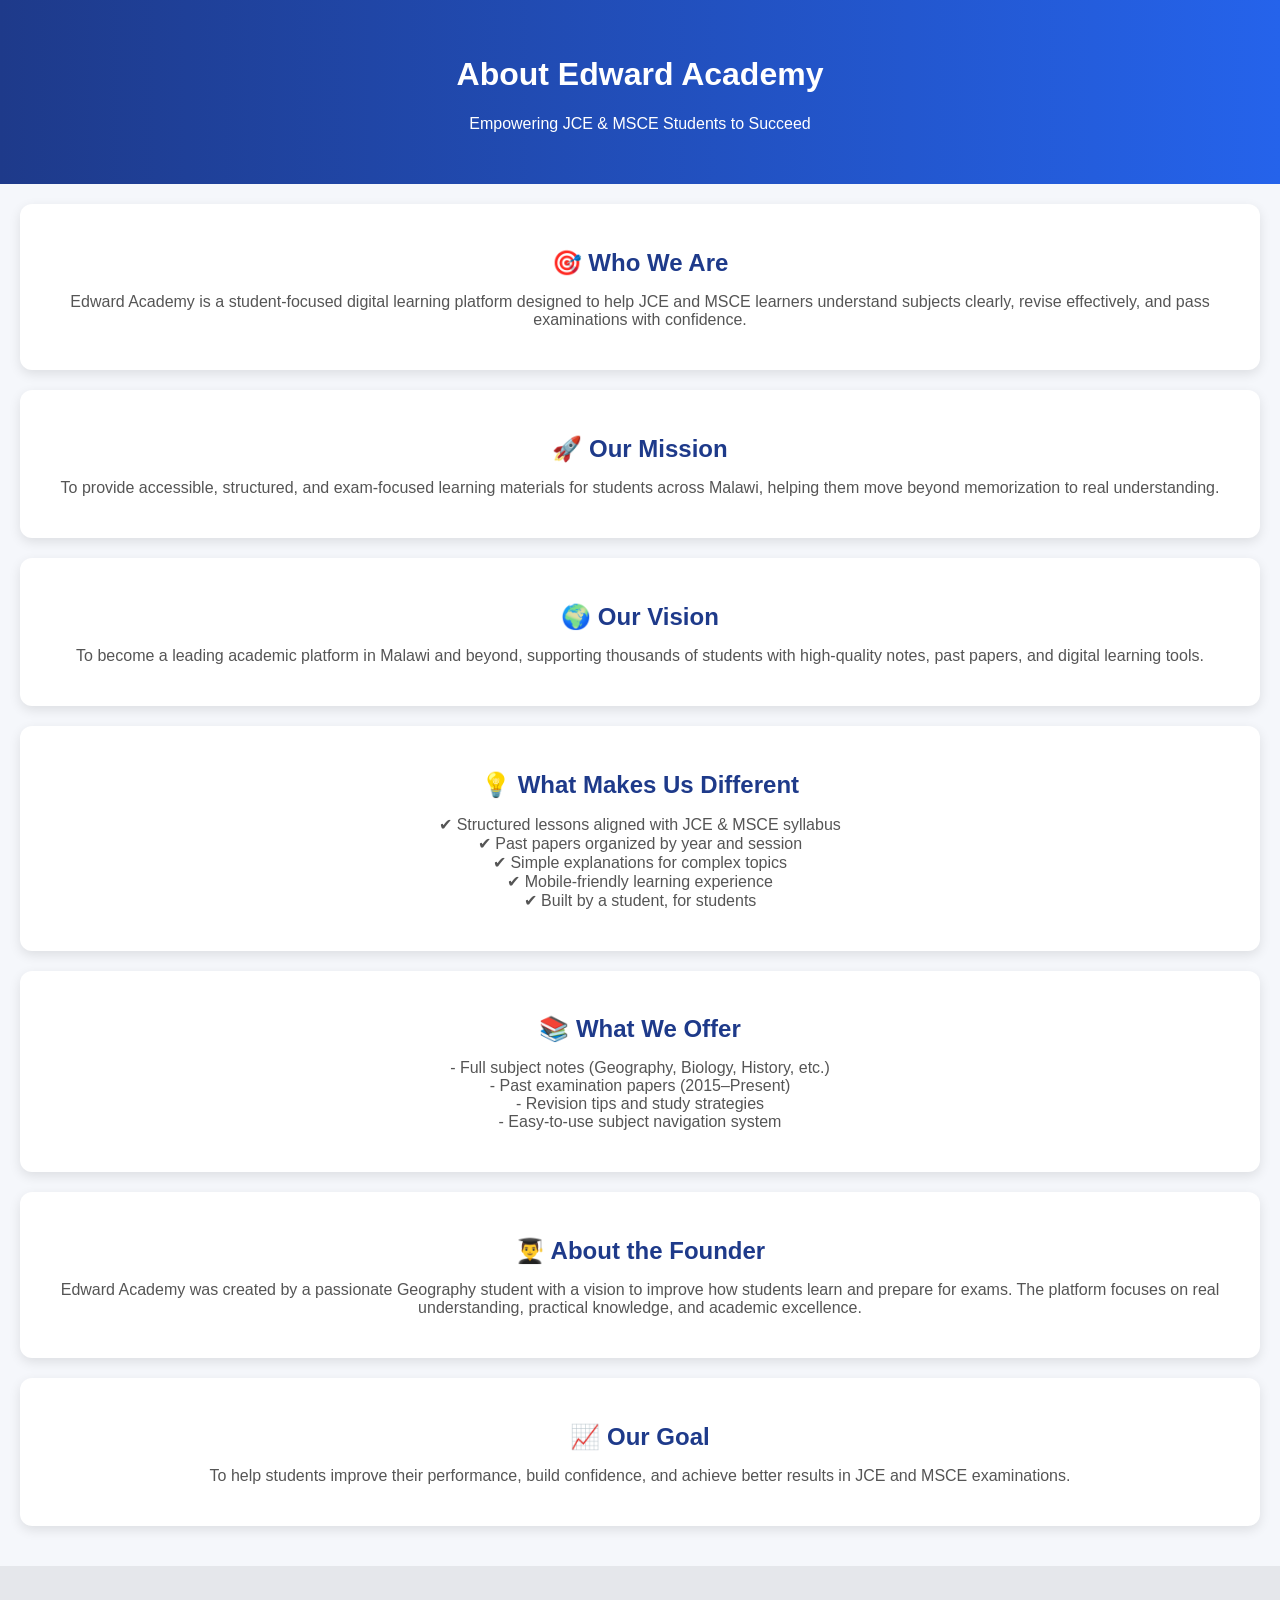
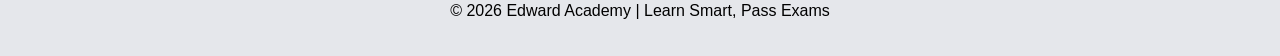
<file: about.html>
<!DOCTYPE html>
<html>
<head>
  <title>About Edward Academy</title>
  <link rel="stylesheet" href="style.css">
</head>
<body>

<div class="header">
  <h1>About Edward Academy</h1>
  <p>Empowering JCE & MSCE Students to Succeed</p>
</div>

<div class="card">
  <h2>🎯 Who We Are</h2>
  <p>
    Edward Academy is a student-focused digital learning platform designed to help JCE and MSCE learners 
    understand subjects clearly, revise effectively, and pass examinations with confidence.
  </p>
</div>

<div class="card">
  <h2>🚀 Our Mission</h2>
  <p>
    To provide accessible, structured, and exam-focused learning materials for students across Malawi, 
    helping them move beyond memorization to real understanding.
  </p>
</div>

<div class="card">
  <h2>🌍 Our Vision</h2>
  <p>
    To become a leading academic platform in Malawi and beyond, supporting thousands of students 
    with high-quality notes, past papers, and digital learning tools.
  </p>
</div>

<div class="card">
  <h2>💡 What Makes Us Different</h2>
  <p>
    ✔ Structured lessons aligned with JCE & MSCE syllabus<br>
    ✔ Past papers organized by year and session<br>
    ✔ Simple explanations for complex topics<br>
    ✔ Mobile-friendly learning experience<br>
    ✔ Built by a student, for students
  </p>
</div>

<div class="card">
  <h2>📚 What We Offer</h2>
  <p>
    - Full subject notes (Geography, Biology, History, etc.)<br>
    - Past examination papers (2015–Present)<br>
    - Revision tips and study strategies<br>
    - Easy-to-use subject navigation system
  </p>
</div>

<div class="card">
  <h2>👨‍🎓 About the Founder</h2>
  <p>
    Edward Academy was created by a passionate Geography student with a vision to improve 
    how students learn and prepare for exams. The platform focuses on real understanding, 
    practical knowledge, and academic excellence.
  </p>
</div>

<div class="card">
  <h2>📈 Our Goal</h2>
  <p>
    To help students improve their performance, build confidence, and achieve better results 
    in JCE and MSCE examinations.
  </p>
</div>

<div class="footer">
  <p>© 2026 Edward Academy | Learn Smart, Pass Exams</p>
</div>

</body>
</html>
</file>
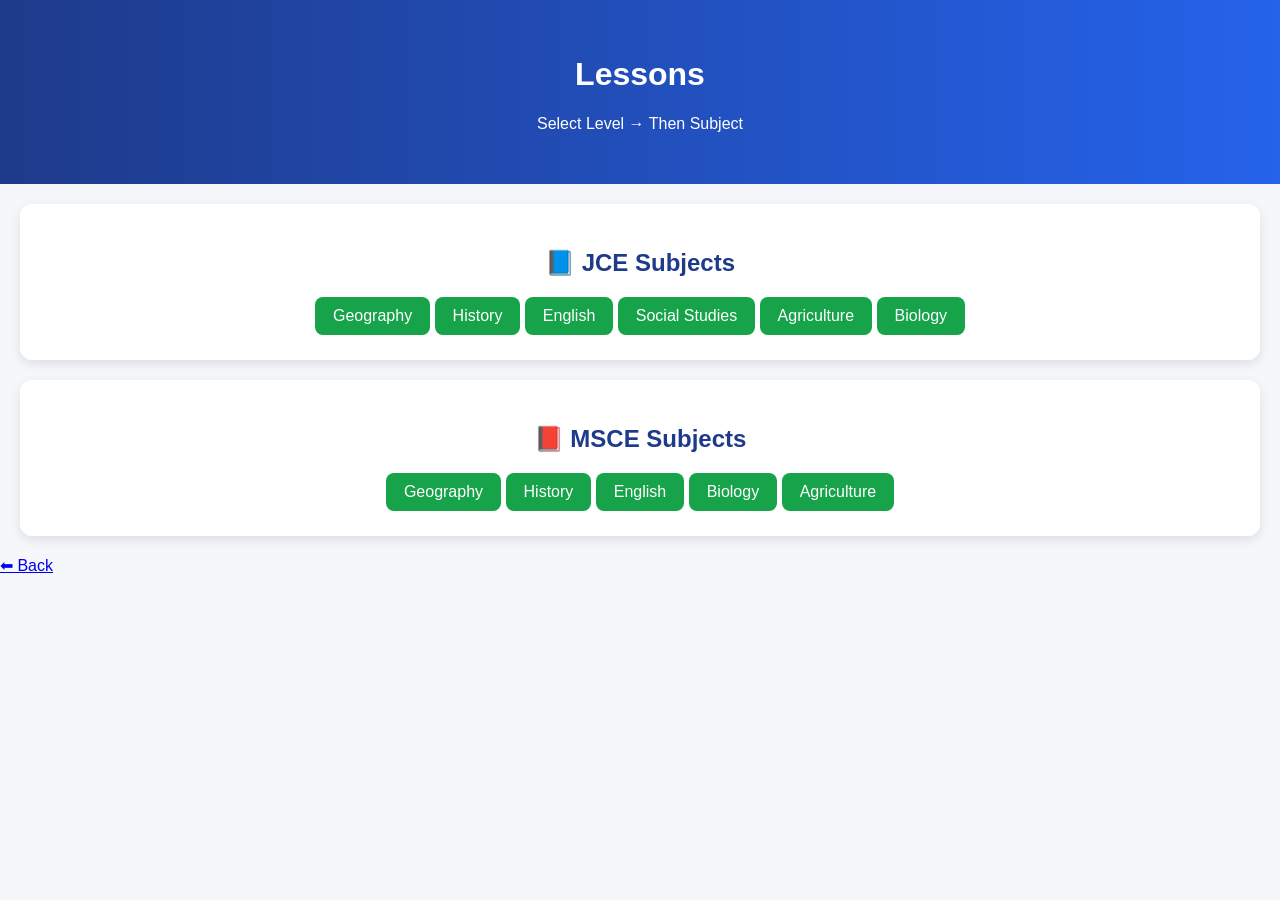
<file: lessons.html>
<!DOCTYPE html>
<html>
<head>
  <title>Lessons</title>
  <link rel="stylesheet" href="style.css">
</head>
<body>

<div class="header">
  <h1>Lessons</h1>
  <p>Select Level → Then Subject</p>
</div>

<div class="card">
  <h2>📘 JCE Subjects</h2>
  <a href="jce/geography.html">Geography</a>
  <a href="jce/history.html">History</a>
  <a href="jce/english.html">English</a>
  <a href="jce/social.html">Social Studies</a>
  <a href="jce/agriculture.html">Agriculture</a>
  <a href="jce/biology.html">Biology</a>
</div>

<div class="card">
  <h2>📕 MSCE Subjects</h2>
  <a href="msce/geography.html">Geography</a>
  <a href="msce/history.html">History</a>
  <a href="msce/english.html">English</a>
  <a href="msce/biology.html">Biology</a>
  <a href="msce/agriculture.html">Agriculture</a>
</div>

<a href="index.html">⬅ Back</a>

</body>
</html>
</file>
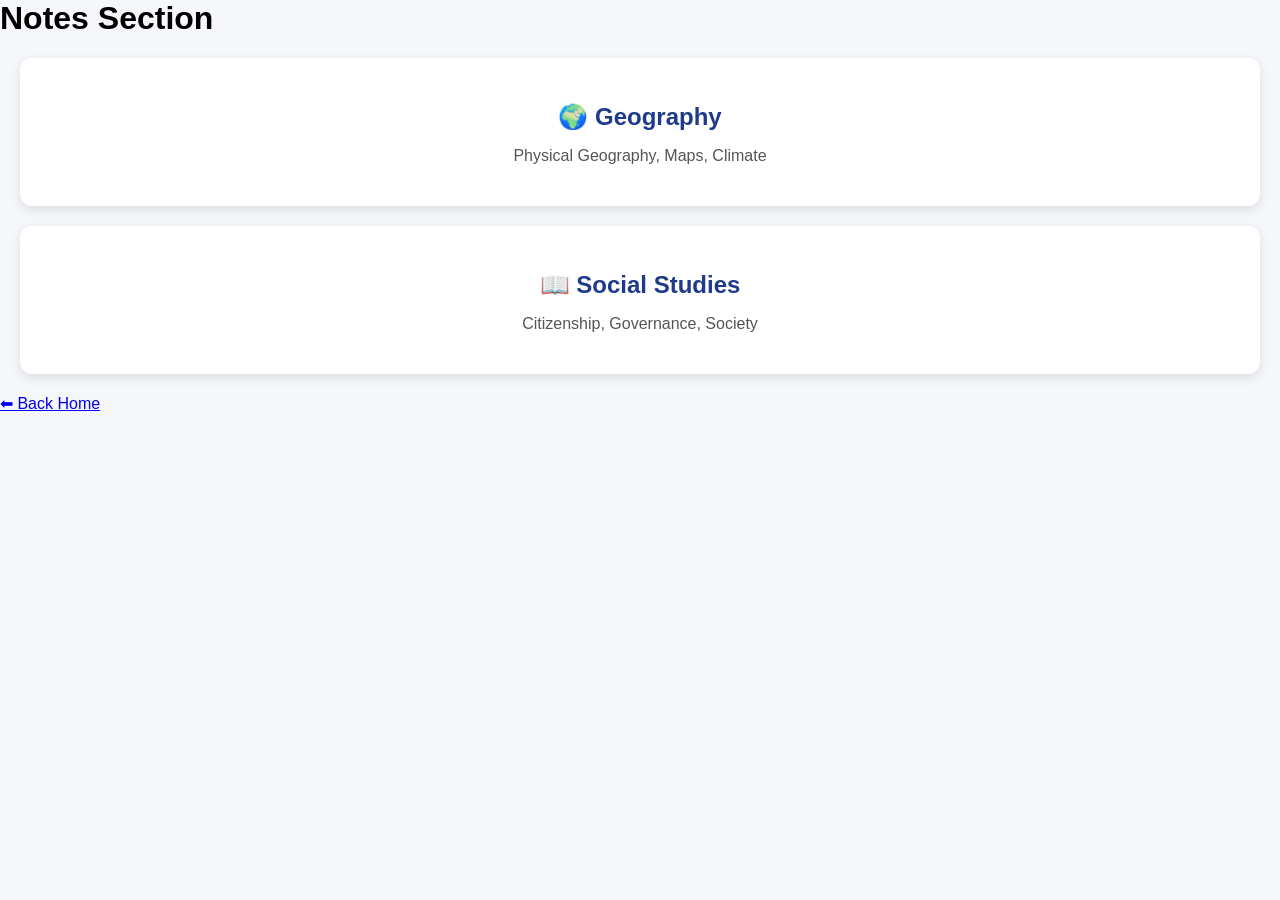
<file: notes.html>
<title>Notes</title>
  <link rel="stylesheet" href="style.css">
</head>
<body>

<h1>Notes Section</h1>

<div class="card">
  <h2>🌍 Geography</h2>
  <p>Physical Geography, Maps, Climate</p>
</div>

<div class="card">
  <h2>📖 Social Studies</h2>
  <p>Citizenship, Governance, Society</p>
</div>

<a href="index.html">⬅ Back Home</a>

</body>
</html>
</file>
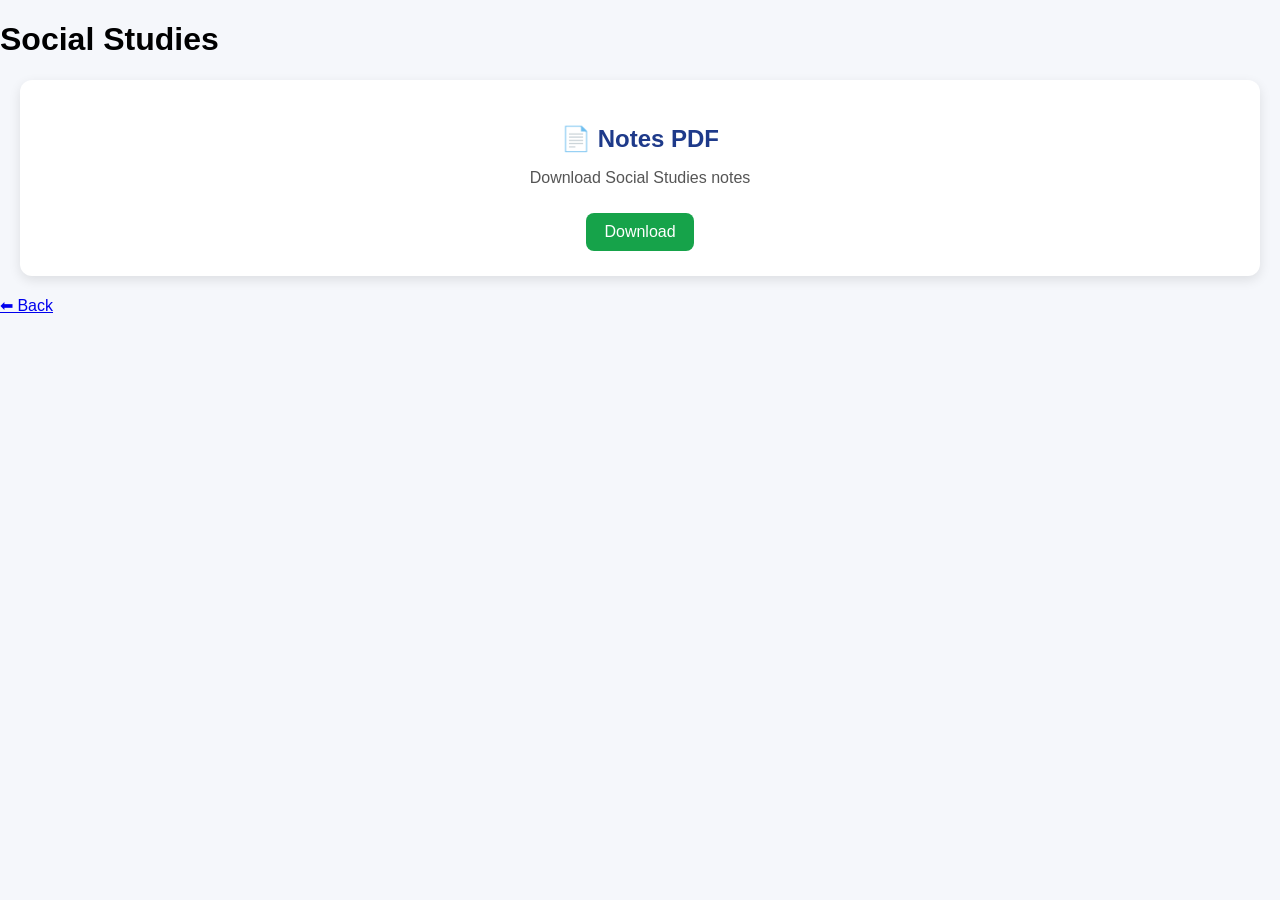
<file: social.html>
<!DOCTYPE html>
<html>
<head>
  <title>Social Studies</title>
  <link rel="stylesheet" href="style.css">
</head>
<body>

<h1>Social Studies</h1>

<div class="card">
  <h2>📄 Notes PDF</h2>
  <p>Download Social Studies notes</p>
  <a href="notes/social.pdf" download>Download</a>
</div>

<a href="index.html">⬅ Back</a>

</body>
</html>
</file>
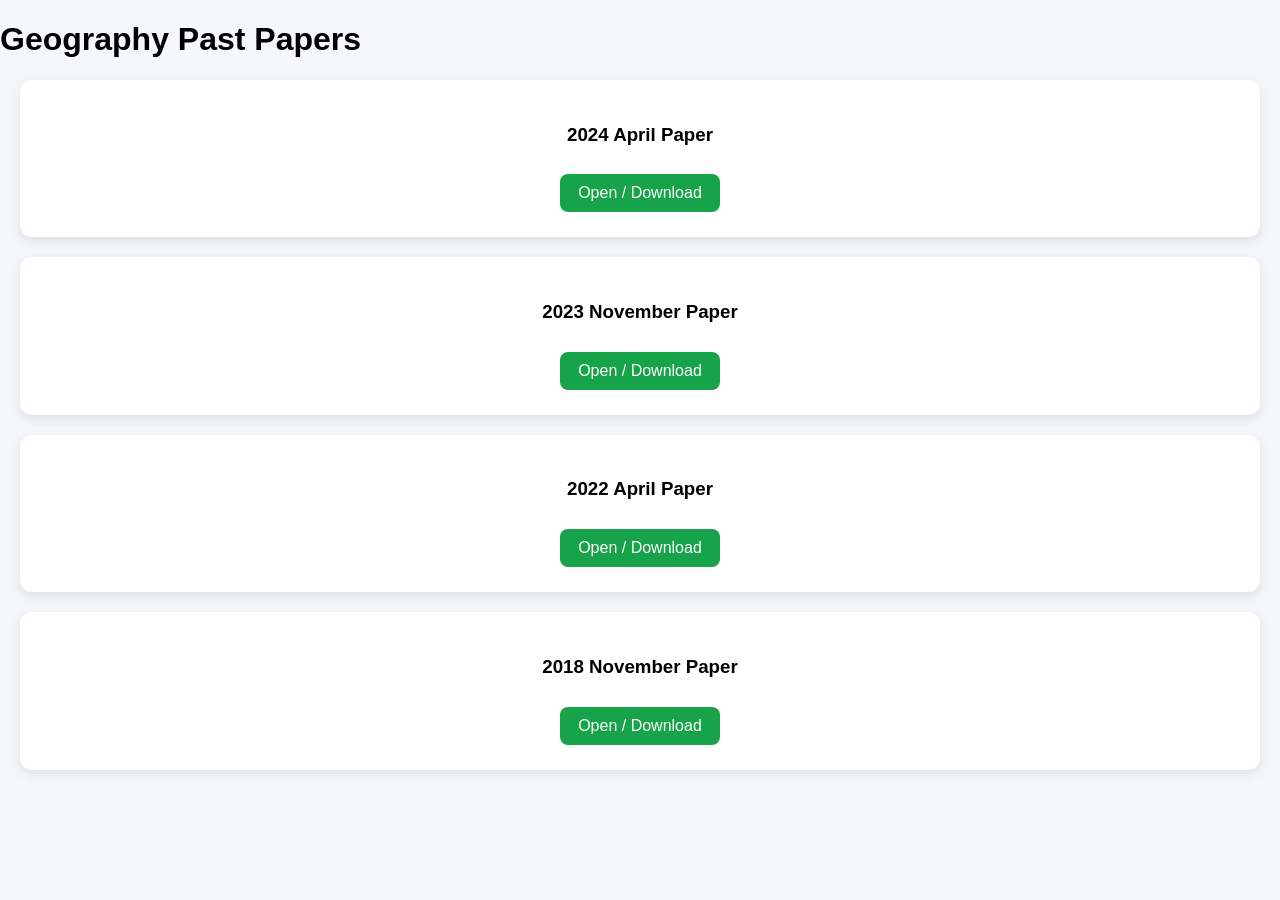
<file: msce/geography-papers.html>
<!DOCTYPE html>
<html>
<head>
  <title>Geography Papers</title>
  <link rel="stylesheet" href="../style.css">
</head>
<body>

<h1>Geography Past Papers</h1>

<div id="fileList"></div>

<script>
const files = [
  {name: "2024 April Paper", file: "papers/geography/2024-april.pdf", year: 2024},
  {name: "2023 November Paper", file: "papers/geography/2023-nov.pdf", year: 2023},
  {name: "2022 April Paper", file: "papers/geography/2022-april.pdf", year: 2022},
  {name: "2018 November Paper", file: "papers/geography/2018-nov.pdf", year: 2018}
];

function loadFiles() {
  let container = document.getElementById("fileList");

  files.forEach(f => {
    container.innerHTML += `
      <div class="card">
        <h3>${f.name}</h3>
        <a href="${f.file}" target="_blank">Open / Download</a>
      </div>
    `;
  });
}

loadFiles();
</script>

</body>
</html>
</file>
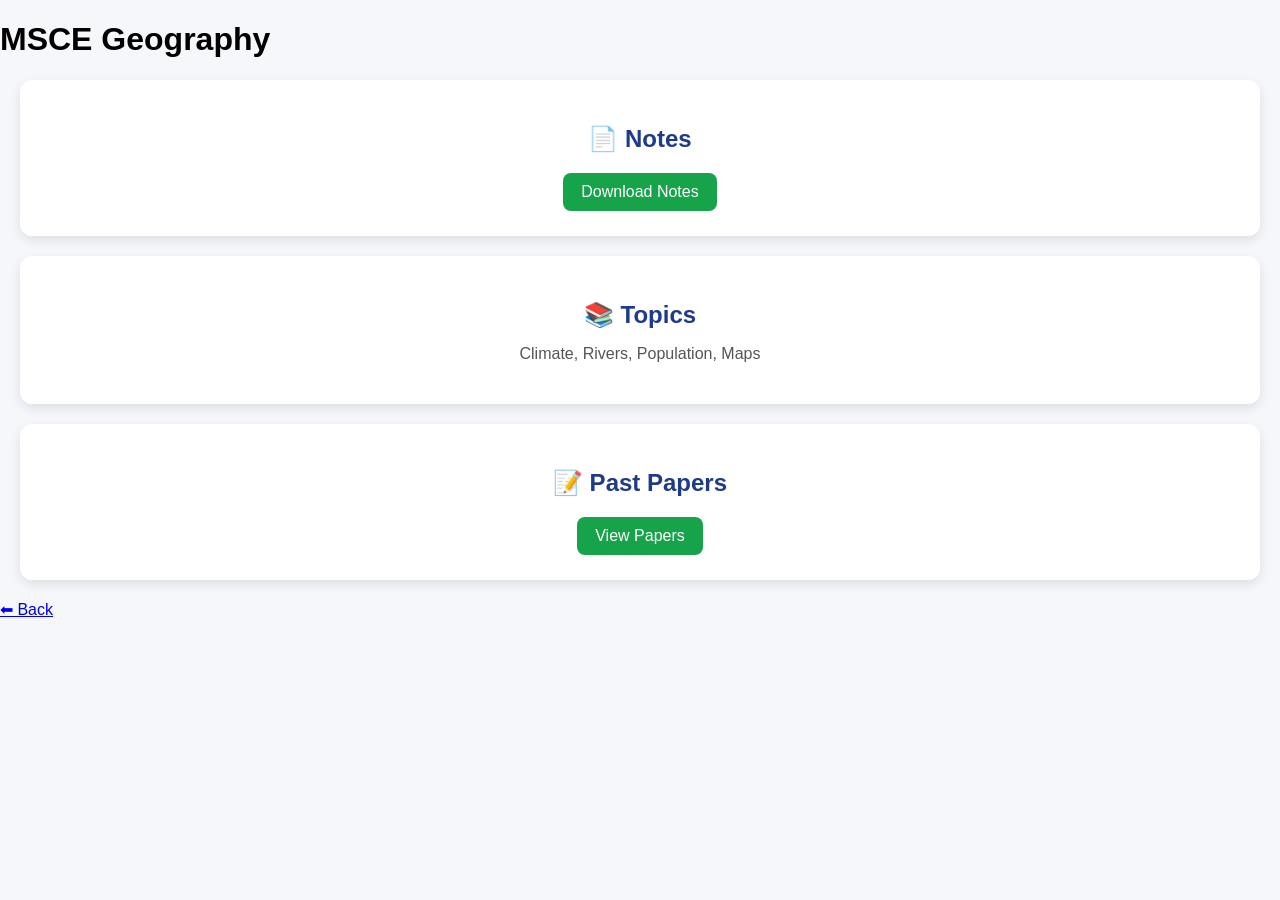
<file: msce/geography.html>
<!DOCTYPE html>
<html>
<head>
  <title>MSCE Geography</title>
  <link rel="stylesheet" href="../style.css">
</head>
<body>

<h1>MSCE Geography</h1>

<div class="card">
  <h2>📄 Notes</h2>
  <a href="../notes/msce/geography/notes.pdf" download>Download Notes</a>
</div>

<div class="card">
  <h2>📚 Topics</h2>
  <p>Climate, Rivers, Population, Maps</p>
</div>

<div class="card">
  <h2>📝 Past Papers</h2>
  <a href="geography-papers.html">View Papers</a>
</div>

<a href="../lessons.html">⬅ Back</a>

</body>
</html>
</file>
<file: style.css>
body {
  font-family: Arial;
  margin: 0;
  background: #f5f7fb;
}

/* HEADER */
.header {
  background: linear-gradient(90deg, #1e3a8a, #2563eb);
  color: white;
  text-align: center;
  padding: 35px;
}

/* NAVIGATION */
.nav {
  background: #0f172a;
  text-align: center;
  padding: 12px;
}

.nav a {
  color: white;
  margin: 12px;
  text-decoration: none;
  font-weight: bold;
}

.nav a:hover {
  color: #22c55e;
}

/* CARDS */
.card {
  background: white;
  margin: 20px;
  padding: 25px;
  border-radius: 12px;
  box-shadow: 0 4px 12px rgba(0,0,0,0.1);
  text-align: center;
}

/* BUTTON STYLE */
.card a {
  display: inline-block;
  margin-top: 10px;
  padding: 10px 18px;
  background: #16a34a;
  color: white;
  text-decoration: none;
  border-radius: 8px;
}

.card a:hover {
  background: #15803d;
}

/* FOOTER */
.footer {
  text-align: center;
  padding: 20px;
  background: #e5e7eb;
  margin-top: 40px;
}
.card h2 {
  margin-bottom: 10px;
}

.card p {
  color: #555;
}

.nav {
  position: sticky;
  top: 0;
}
input {
  width: 80%;
  padding: 10px;
  margin: 10px;
  border-radius: 8px;
  border: 1px solid #ccc;
}
.card h2 {
  color: #1e3a8a;
}
img {
  width: 100%;
  max-width: 350px;
  border-radius: 10px;
  margin-top: 10px;
}
</file>
